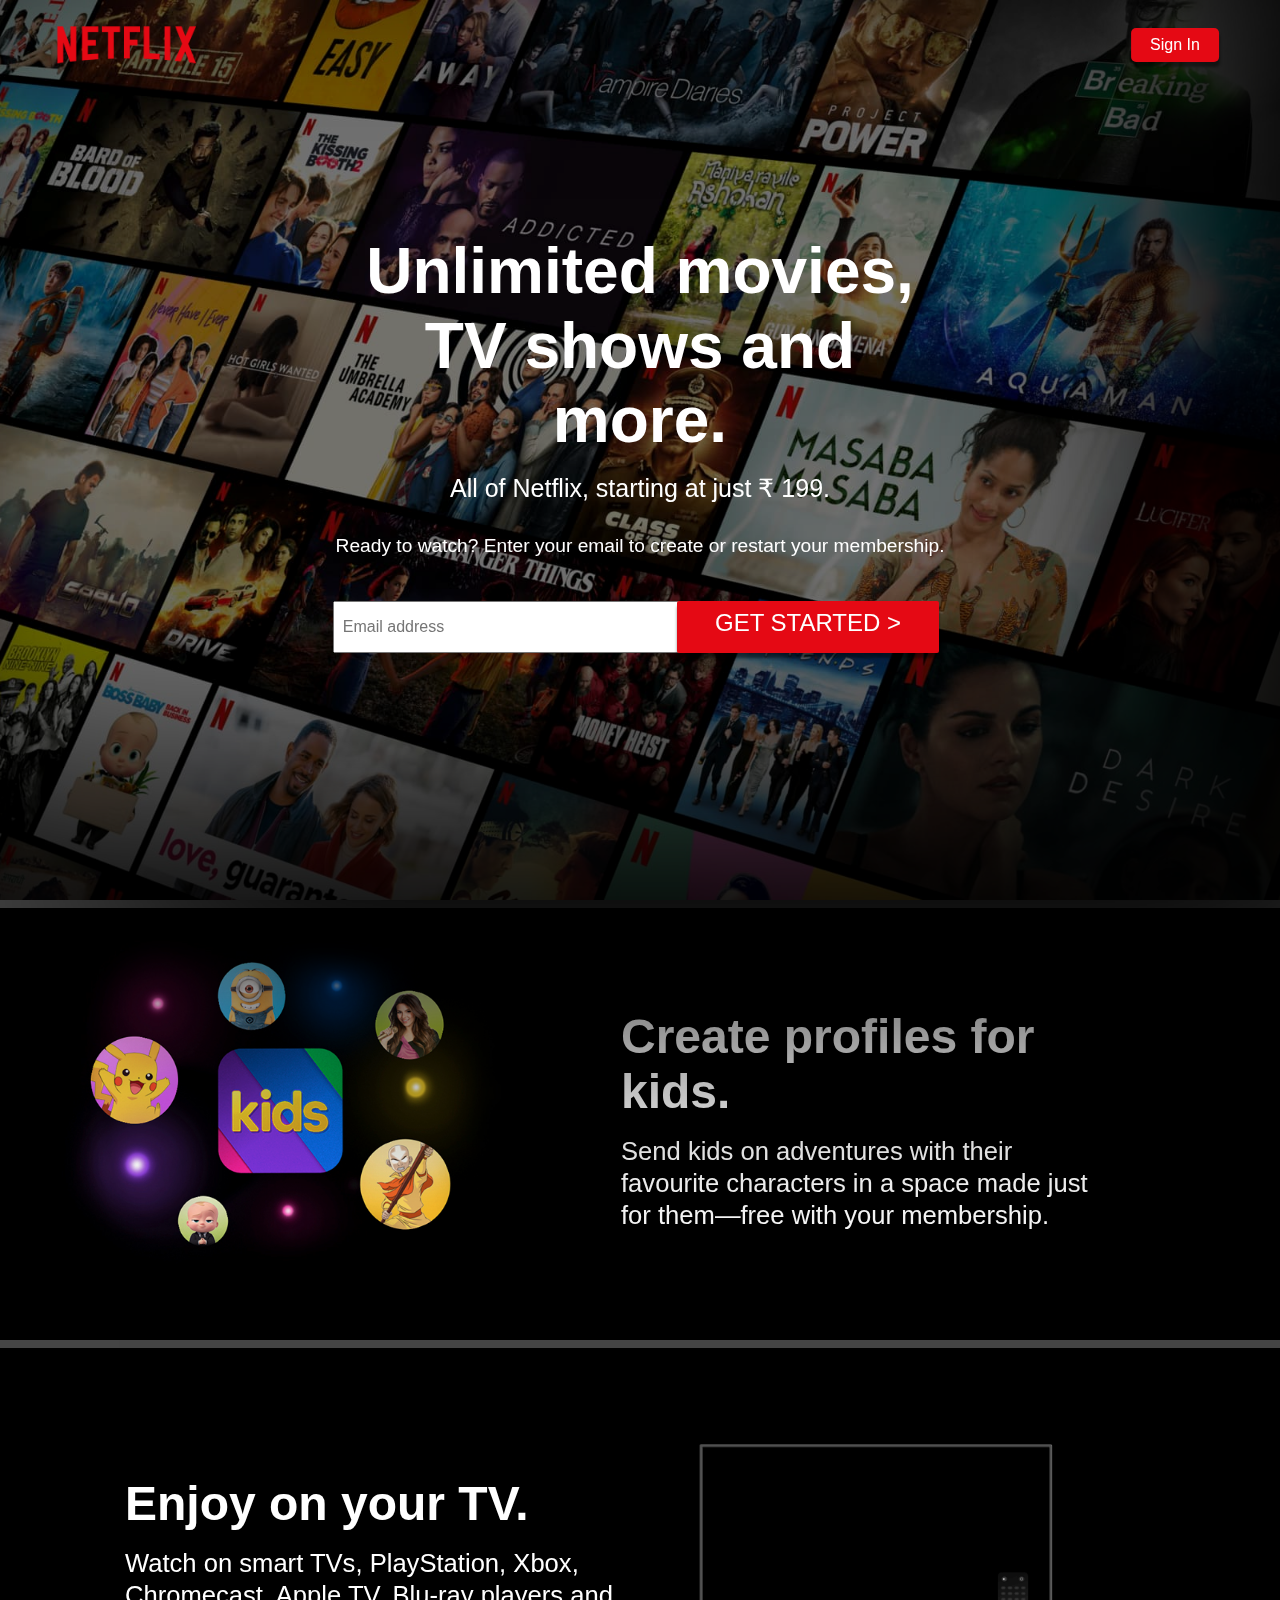
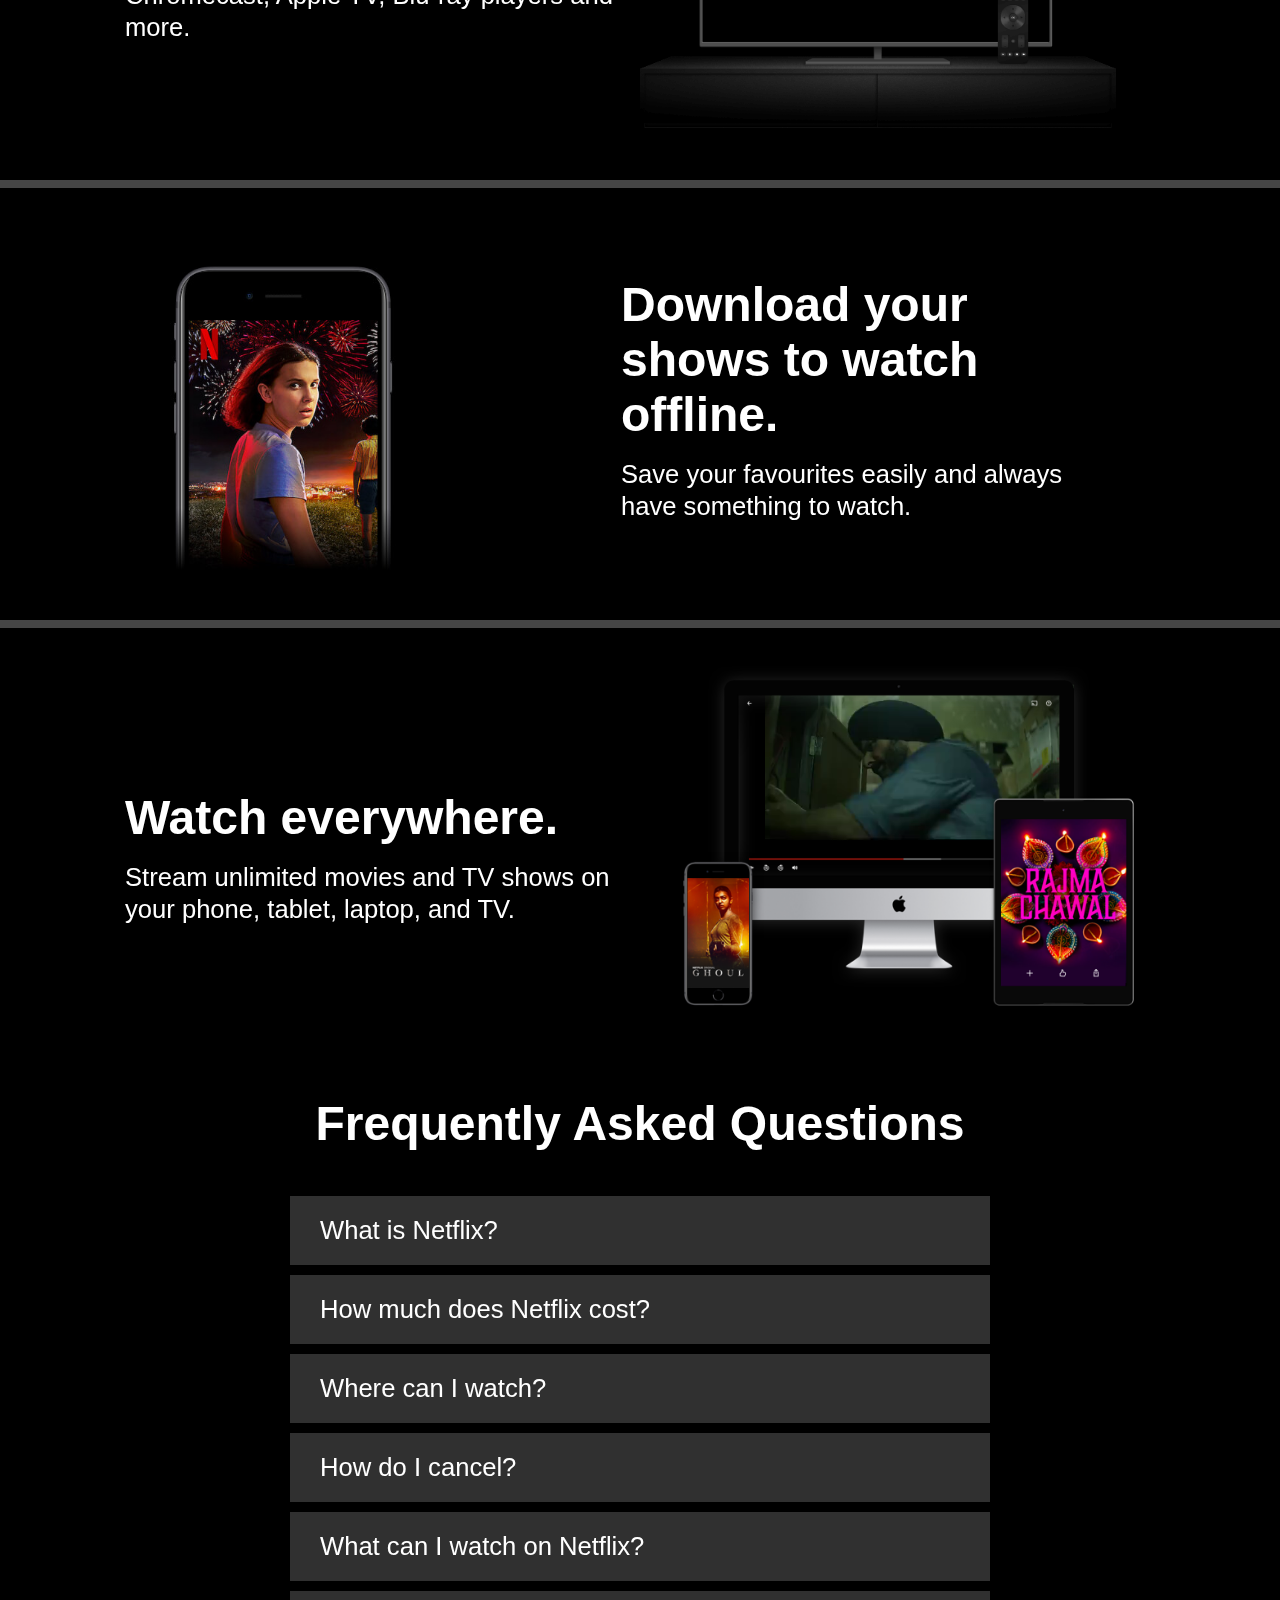
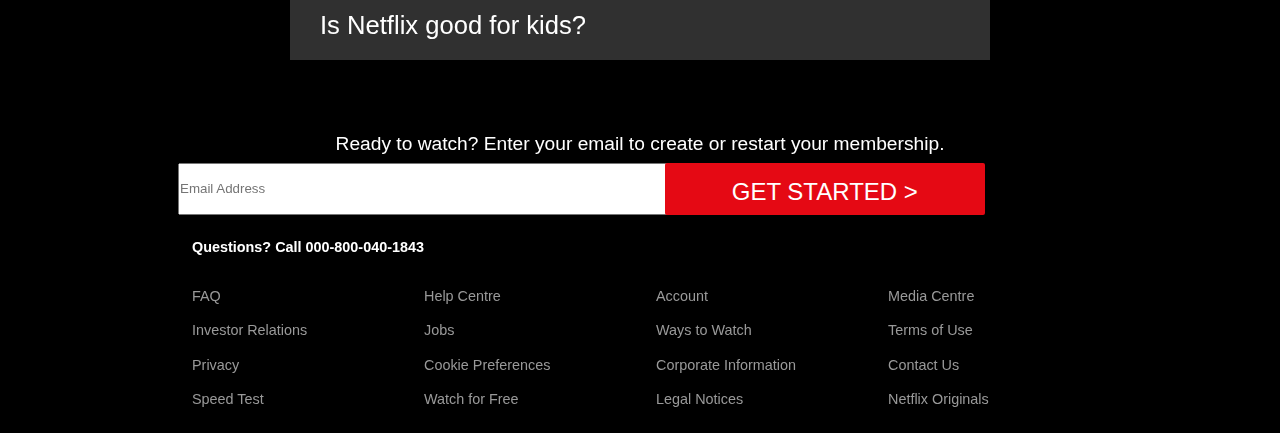
<file: index.html>
<!DOCTYPE html>
<html lang="en">
<head>
    <meta charset="UTF-8">
    <meta name="viewport" content="width=device-width, initial-scale=1.0">
    <link rel="stylesheet" href="style2.css">
    <title>Netflix -  Watch TV Shows Online, Watch Movies Online</title>
 </head>
<body>
    <header class="showcase">
        <div class="showcase-top">
            <img src="logo.png" alt="Netflix Logo">
            <a href="login.html" class="btn btn-rounded">Sign In</a>
        </div>
        <div class="showcase-content">
            <h1>Unlimited movies, TV shows and more.</h1>
            <h3>All of Netflix, starting at just ₹ 199.</h3>
            <p>Ready to watch? Enter your email to create or restart your membership.</p>
            <input type="email" name="email" id="mail" placeholder="Email address">
            <a href="#" class="btn btn-lg">GET STARTED ></a>
        </div>
    </header>

    <section class="style-cards">
        <div class="card-0">
            <img src="2.jpg" alt="Netflix Mobile">
            <div class="desc-0">
                <h1>Create profiles for kids.</h1>
                <h3>Send kids on adventures with their favourite characters in a space made just for them—free with your membership.</h3>
            </div>
        </div>
        <div class="card-1">
            <div class="desc-1">
                <h1>Enjoy on your TV.</h1>
                <h3>Watch on smart TVs, PlayStation, Xbox, Chromecast, Apple TV, Blu-ray players and more.</h3>
            </div>
            <img src="tv.png" alt="Netflix TV">
            <video class="video-1" autoplay="" playsinline="" muted="" loop=""><source src="1.m4v" type="video/mp4"></video>
        </div>
        <div class="card-2">
            <img src="3.jpg" alt="Netflix Mobile">
            <div class="desc-2">
                <h1>Download your shows to watch offline.</h1>
                <h3>Save your favourites easily and always have something to watch.</h3>
            </div>
        </div>
        <div class="card-3">
            <div class="desc-3">
                <h1>Watch everywhere.</h1>
                <h3>Stream unlimited movies and TV shows on your phone, tablet, laptop, and TV.</h3>
            </div>
            <img src="4.png" alt="Device-Pile-In">
            <video class="video-2" autoplay="" playsinline="" muted="" loop=""><source src="2.m4v" type="video/mp4"></video>
        </div>
    </section>

    <section class="lastsec">
        <div class="faq">
            <h1>Frequently Asked Questions</h1>
            <ul class="questions">
                <li>What is Netflix?</li>
                <li>How much does Netflix cost?</li>
                <li>Where can I watch?</li>
                <li>How do I cancel?</li>
                <li>What can I watch on Netflix?</li>
                <li>Is Netflix good for kids?</li>
            </ul>
            <p>Ready to watch? Enter your email to create or restart your membership.</p>
            <div class="input">
                <input type="email" name="email" placeholder="Email Address">
                <a href="#" class="btn-rounded"><button>GET STARTED ></button></a>
            </div>
        </div>
    </section>


    <footer class="footer">
        <p>Questions? Call 000-800-040-1843</p>
        <div class="footer-cols">
            <ul>
                <li><a href="#">FAQ</a></li>
                <li><a href="#">Investor Relations</a></li>
                <li><a href="#">Privacy</a></li>
                <li><a href="#">Speed Test</a></li>
            </ul>
            <ul>
                <li><a href="#">Help Centre</a></li>
                <li><a href="#">Jobs</a></li>
                <li><a href="#">Cookie Preferences</a></li>
                <li><a href="#">Watch for Free</a></li>
            </ul>
            <ul>
                <li><a href="#">Account</a></li>
                <li><a href="#">Ways to Watch</a></li>
                <li><a href="#">Corporate Information</a></li>
                <li><a href="#">Legal Notices</a></li>
            </ul>
            <ul>
                <li><a href="#">Media Centre</a></li>
                <li><a href="#">Terms of Use</a></li>
                <li><a href="#">Contact Us</a></li>
                <li><a href="#">Netflix Originals</a></li>
            </ul>
        </div>
    </footer>
</body>
</html>
</file>
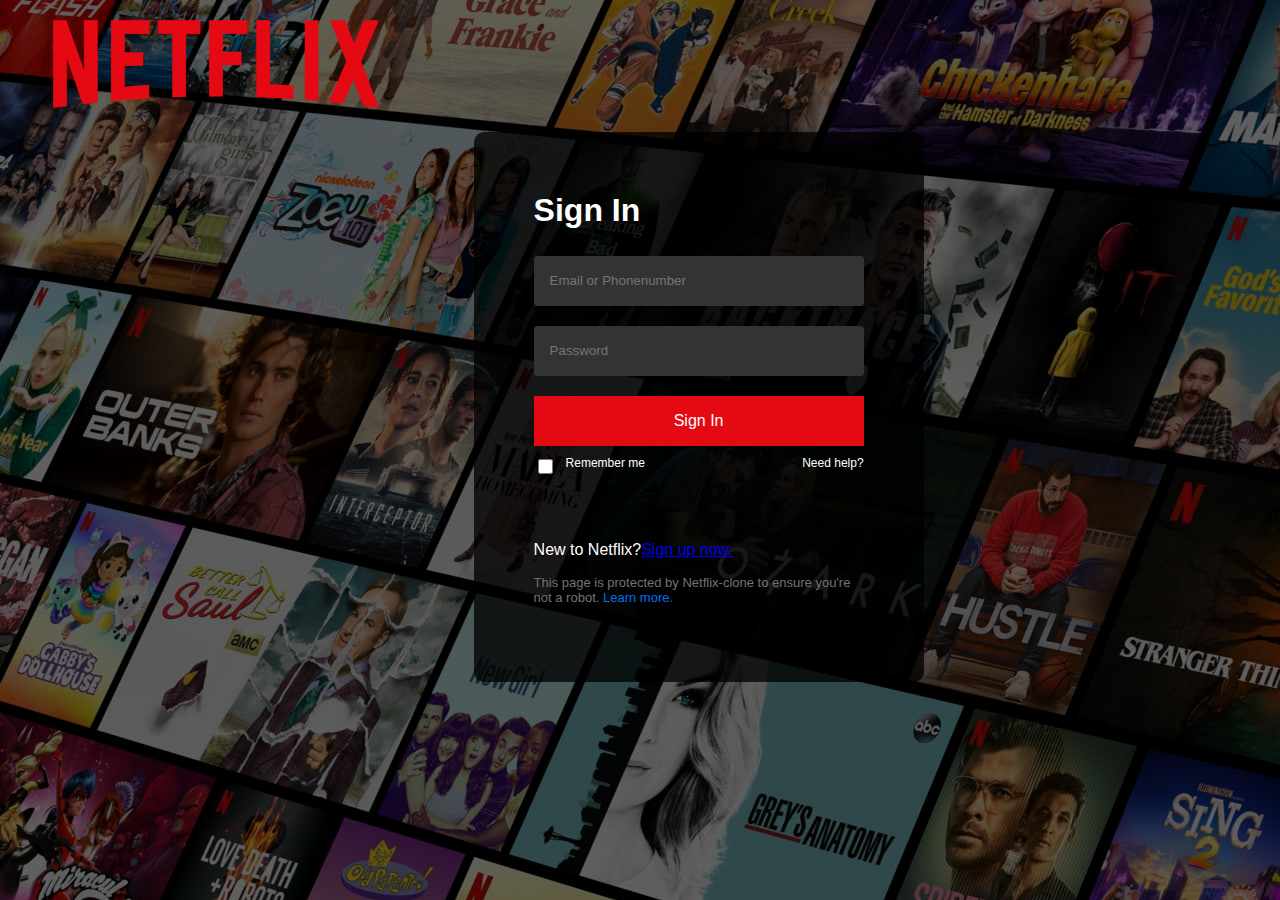
<file: login.html>
<!DOCTYPE html>
<html lang="en" dir="ltr">
  <head>
    <meta charset="utf-8">
    <meta name="viewport" content="width=device-width, initial-scale=1.0">
    <link rel="stylesheet" href="style.css">

    <title>Netflix - Login/SignIn</title>
  </head>
  <body>
     <div class="wrapper">
       <div class="header">
         <div class="Logo">
           <img src="logo.png" alt="Netflix Logo">

         </div>
       </div>
       <div class="login__body">
         <div class="login__box">
           <h2>Sign In</h2>
           <form  action="home.html" >

            <div class="input__wrap">
               <input type="text" placeholder="Email or Phonenumber" name="" value="">
             </div>
             <div class="input__wrap">
               <input type="password" placeholder="Password" name="" value="">
             </div>
             <div class="input__wrap_button">
               <button type="button" name="button">Sign In</button>
             </div>
             <div class="support">
               <div class="remember">
                 <span><input type="checkbox" name="" value=""></span>
                 <span>Remember me</span>

               </div>
               <div class="need__help">
                 Need help?
               </div>


             </div>
             <div class="login__footer">
           <!--   <div class="login__facebook">
                <span><img src="" alt=""></span>
                <span><a href="#">Login with Facebook</a></span>

              </div>-->
              <div class="sign__up">
                <p>New to Netflix?<a href="#">Sign up now.</a></p>

              </div>
              <div class="terms">
                <p>This page is protected by Netflix-clone to ensure you're not a robot. <a href="#">Learn more.</a>
                </p>
              </div>

            </div>


           </form>

         </div>

       </div>
     </div>
  </body>
</html>
</file>
<file: style2.css>
:root{
    --primary-color: #e50914;
    --dark-color: #141414;
    --light-color: #f4f4f4;
}

*{
    margin: 0;
    padding: 0;
}

body{
    font-family: Arial, Helvetica, sans-serif;
    background: #000000;
    color: #999999;
}

ul{
    list-style: none;
}

h1,h2,h3,h4{
    color: #ffffff;
}

h3{
    font-weight: lighter;
}

a{
    color: #ffffff;
    text-decoration: none;
}

p{
    margin: 0.5rem 0;
    font-weight: bold;
    color: #ffffff;
}

img{
    width: 100%;
}

.showcase{
    width: 100%;
    height: 100vh;
    position: relative;
    background: url("1.jpg") no-repeat center center/cover;
}

.showcase::after{
    content: "";
    position: absolute;
    top: 0;
    left: 0;
    width: 100%;
    height: 100%;
    z-index: 1;
    background: rgba(0, 0, 0, 0.4);
    box-shadow: 120px 100px 250px #000000 , inset -120px -100px 250px #000000;
}

.showcase-top{
    position: relative;
    z-index: 2;
    height: 90px;
}

.showcase-top img{
    width: 140px;
    position: absolute;
    top: 50%;
    left: 0;
    transform: translate(40% , -50%);
}

.showcase-top a{
    position: absolute;
    top: 50%;
    right: 0;
    transform: translate(-60% , -50%);
}

.showcase-content{
    position: relative;
    margin: 0 26%;
    z-index: 2;
    display: flex;
    flex-direction: column;
    justify-content: center;
    text-align: center;
    align-items: center;
    margin-top: 9rem;
}

.showcase-content h1{
    font-weight: 700;
    font-size: 64px;
    margin: 0 30px;
    max-width: 800px;
    line-height: 74.5px;
}

.showcase-content h3{
    color: white;
    font-size: 25px;
    margin: 16px 0;
}

.showcase-content p{
    font-size: 19.2px;
    font-weight: 300;
    padding-top: 0.5rem;
    padding-bottom: 1rem;
}

.showcase-content input{
    position: absolute;
    left: 0;
    bottom: -8vh;
    width: 454px;
    height: 3rem;
    font-size: 1rem;
    padding-left: 0.5rem;
}

.btn{
    display: inline-block;
    background: var(--primary-color);
    color: white;
    padding: 0.5rem 1.2rem;
    font-size: 1rem;
    text-align: center;
    border: none;
    cursor: pointer;
    border-radius: 2px;
    margin-right: 0.5rem;
    outline: none;
    box-shadow: 0 5px 3px rgba(0, 0, 0, 0.45);
}

.btn:hover{
    opacity: 0.9;
}

.btn-rounded{
    border-radius: 5px;
}

.showcase-content .btn-lg{
    position: absolute;
    right: 0;
    bottom: -8vh;
    padding: 0.5rem 1.2rem;
    font-size: 1.5rem;
    text-transform: uppercase;
    height: 36px;
    width: 14rem;
}

.card-0 ,
.card-1,
.card-2,
.card-3{
    border-top: 8px rgb(69, 69, 69) solid;
    padding: 50px;
}

.card-0{
    position: relative;
    display: inline-grid;
    grid-template-columns: 40% 50%;
    text-align: left;
    align-items: center;
    padding: 25px 45px 50px;
}

.desc-0{
    padding-left: 100px;
}

.card-1{
    position: relative;
    display: inline-grid;
    grid-template-columns: 50% 40%;
    text-align: left;
    align-items: center;
    padding: 25px 45px 50px;
}

.desc-1{
    padding-left: 80px;
}

.style-cards h1{
    font-size: 3rem;
    padding: 1rem;
    padding-left: 0;
}

.style-cards h3{
    font-size: 1.6rem;
    line-height: 2rem;
}

.card-1 video{
    position: relative;
    width: 100%;
    height: 54%;
    grid-column: 2/2;
    grid-row: 1/2;
    z-index: -1;
}

.card-1 img{
    grid-column: 2/2;
    grid-row: 1/2;
}

.card-2{
    position: relative;
    display: inline-grid;
    grid-template-columns: 40% 50%;
    text-align: left;
    align-items: center;
    padding: 25px 45px 50px;
}

.desc-2{
    padding-left: 100px;
}

.card-3{
    position: relative;
    display: inline-grid;
    grid-template-columns: 50% 40%;
    text-align: left;
    align-items: center;
    padding: 25px 45px 50px;
}

.desc-3{
    padding-left: 80px;
    padding-right: 20px;
}

.card-3 img{
    width: 110%;
    grid-column: 2/2;
    grid-row: 1/2;
}

.card-3 video{
    position: relative;
    top: -87px;
    left: 125px;
    width: 65%;
    height: 78%;
    grid-column: 2/2;
    grid-row: 1/2;
    z-index: -1;
}

.faq{
    text-align: center;
}

.faq h1{
    padding-bottom: 40px;
    font-size: 3rem;
}

.questions{
    display: flex;
    flex-direction: column;
    flex-basis: 40%;
    align-items: center;
}

.questions li{
    padding: 20px 30px;
    margin: 5px;
    font-size: 1.6rem;
    background-color: #303030;
    color: white;
    text-align: left;
    width: 50%;
}

.faq p{
    padding-top: 60px;
    font-size: 1.2rem;
    font-weight: 200;
}

.input{
    display: inline-grid;
    align-items: center;
    grid-template-columns: 50% 40%;
}

.input input{
    width: 600px;
    height: 3rem;
}

.input button{
    height: 3.25rem;
    width: 320px;
    left: 20px;
    text-align: center;
    background-color: var(--primary-color);
    font-size: 1.5rem;
    padding: 15px 32px;
    border: none;
    border-radius: 2px;
    color: white;
}

.footer{
    max-width: 70%;
    margin: 1rem auto;
    overflow: auto;
}

.footer ,
.footer a{
    color: #999999;
    font-size: 0.9rem;
}

.footer p{
    margin-bottom: 1.5rem;
}

.footer .footer-cols{
    display: grid;
    grid-template-columns: repeat(4 , 1fr);
    grid-gap: 2rem;
}

.footer li{
    line-height: 2.4;
}
</file>
<file: style.css>
/* :root{
  --primary-color:#e50914;
  --dark-color: #141414;
  --light-color:#f4f4f4;
} */

body{
  margin: 0;
  padding: 0;
  font-family: Arial, Helvetica,sans-serif;
}

logo img{
  height: 35px;
  width: 100px;
}

.header{
  padding: 20px 50px;
  position: relative;
  z-index: 10;
}

.wrapper{
  background-image: url(login1.jpg);
  height: 100vh;
  background-image: cover;
  background-repeat: no-repeat;
  position: relative;
  width: 100%;
}

.wrapper::before{
  content: '';
  background: rgba(0, 0, 0, 0.5);
  width: 100%;
  height: 100%;
  position: absolute;
  top: 0;
  bottom: 0;
  left: 0;
  right: 0;
}

.login__body{
  padding: 60px;
  z-index: 90;
  position: relative;
  max-width: 450px;
  height: 550px;
  margin-left: 37%;
  background: rgba(0, 0, 0, 0.75);
  border-radius: 10px;
  box-sizing: border-box;
}

.login__body h2{
  font-size: 32px;
  color: #fff;
  margin-top: 0;
}

.login__body input{
  height: 50px;
  width: 100%;
  border-radius: 3px;
  color: #fff;
  background: #333;
  border: 1px solid #333;
  padding-left: 15px;
  box-sizing: border-box;
  outline: none;
}

.input__wrap{
  margin-bottom: 20px;
}

.login__body button{
  height: 50px;
  width: 100%;
  color: #fff;
  background: #e50914;
  font-size: 16px;
  border: 1px solid #e50914;
}

.support{
  display: flex;
  color: #fff;
  justify-content: space-between;
  font-size: 12px;
  margin-top: 10px;

}

.support input{
  width: 15px;
  height: 15px;
}

.remember{
  display: flex;
  align-items: center;
}

.remember span{
  margin-right: 10px;
  height: 25px;
}

/* .login__facebook{
  display: flex;
  align-items: center;
  width: 100%;
  color: #737373;
} */

/* .login__facebook img{
  width: 20px;
  height: 20px;
} */

/* .login__facebook span{
  margin-right: 10px;
  font-size: 13px;
}

.login__facebook span a{
text-decoration: none;
color: #737373;


}*/

.login__footer{
  margin-top: 60px;
}

.sign__up{
  color: #737373;
  font-size: 16px;
}

.sign__up{
  color: #fff;
  font-size: 16px;
  text-decoration: none;
}

.terms{
  color: #737373;
  font-size: 13px;
}

.terms a{
  text-decoration: none;
  color: #0071eb;
}



/* body{
  font-family: Arial, Helvetica,sans-serif;
  background: #000000;
  color: #999999;
}

ul{
  list-style: none;
}

h1,h2,h3,h4{
  color: #ffffff;
}

h3{
  font-weight: lighter;
}

a{
  color: #ffffff;
  text-decoration: none;
}

p{
  margin: 0.5rem 0;
  font-weight: bold;
  color: #ffffff;

}

img{
  width: 50%;
}

.showcase{
  width: 100%;
  height: 100%;
  position: relative;
  background: url("1.jpg") no-repeat center/cover;
}

.showcase::after{
  content: "";
  position: relative;
  top: 0;
  left: 0;
  width: 100%;
  height: 100%;
  z-index: 1;
  background: rgba(0, 0, 0, 0.4);
  box-shadow: 120px 100px 250px #000000 , inset -150px -100px 250px #000000;
}


.showcase-top{
  position: relative;
  z-index: 2;
  height: 90px;

}

.showcase-top img{
  width: 140%;
  position: absolute;
  top: 50%;
  left: 0;
  transform: translate(40% ,  -50%);
} */

/* .showcase-top a{
  position: absolute;
  top: 50%;
  right: 0;
  transform: translate(-60%, -50%);
}

.showcase-content{
  position: relative;
  margin: 0 26%;
  z-index: 2;
  display: flex;
  flex-direction: column;
  justify-content: center;
  text-align: center;
  align-items: center;
  margin-top: 9rem;
}

.showcase-content h1{
  font-weight: 700;
  font-size: 64px;
  margin: 0 30px;
  max-width: 800px;
  line-height: 74.5px;
  }

  .showcase-content h3{
    color: white;
    font-size: 25px;
    margin: 16px 0;
  }

  .showcase-content p{
    font-size: 19.2px;
    font-weight: 300;
    padding-top: 0.5rem;
    padding-bottom: 1rem;
   }

   .showcase-content input{
     position: absolute;
     left: 0;
     bottom: -8vh;
     width: 454px;
     height: 3rem;
     font-size: 1rem;
     padding-left: 0.5rem;
   } */
</file>
